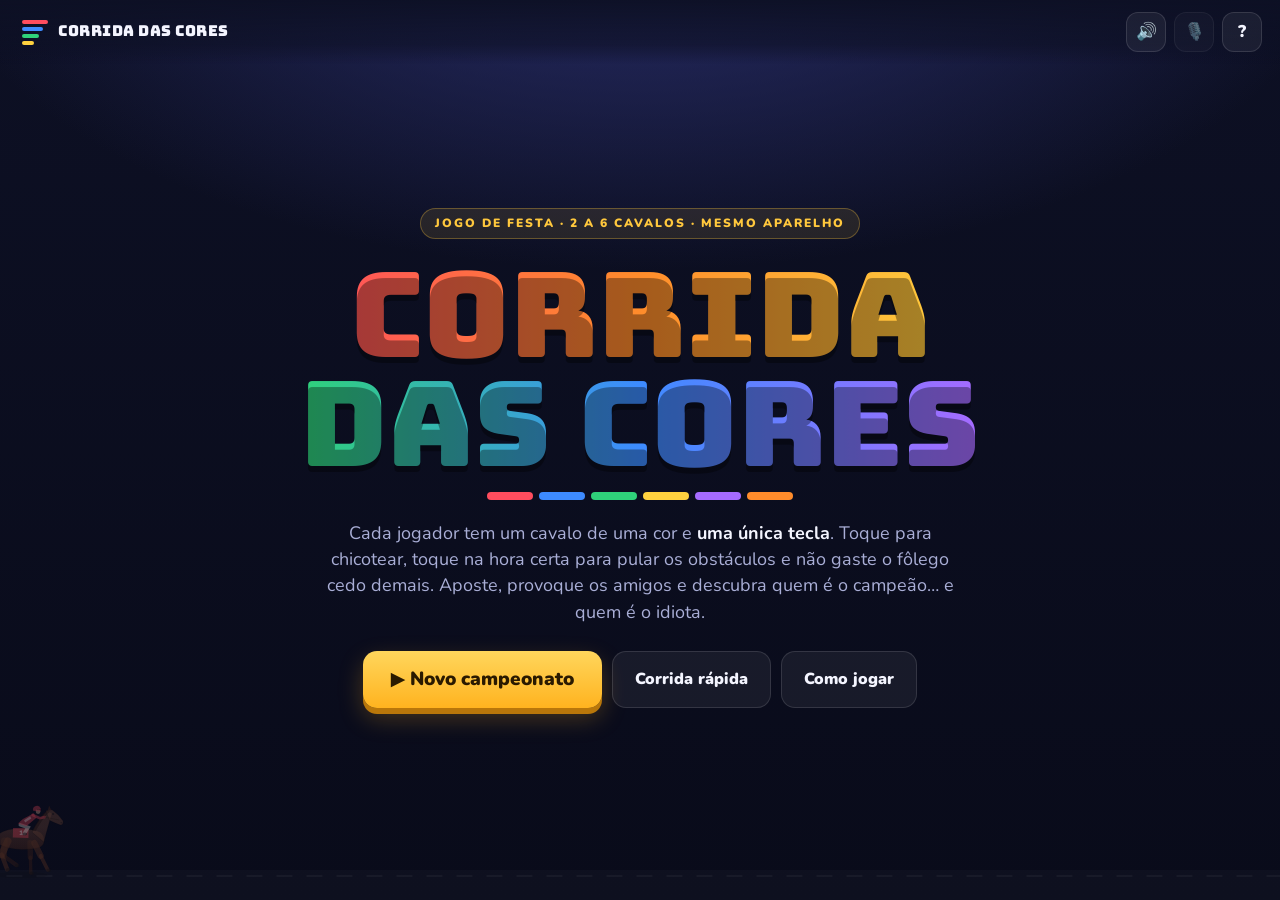
<file: index.html>
<!doctype html>
<html lang="pt-BR">
<head>
<meta charset="utf-8">
<meta name="viewport" content="width=device-width,initial-scale=1,viewport-fit=cover">
<meta name="theme-color" content="#0d1024">
<meta name="description" content="Corrida das Cores: corrida de cavalos para jogar com os amigos no mesmo aparelho. Chicoteie na hora certa, pule os obstáculos e aposte no seu cavalo.">
<title>Corrida das Cores</title>
<link rel="icon" href="data:image/svg+xml,%3Csvg xmlns='http://www.w3.org/2000/svg' viewBox='0 0 64 64'%3E%3Crect width='64' height='64' rx='14' fill='%230d1024'/%3E%3Crect x='8' y='14' width='48' height='8' rx='4' fill='%23ff4d5e'/%3E%3Crect x='8' y='26' width='40' height='8' rx='4' fill='%233d8bff'/%3E%3Crect x='8' y='38' width='30' height='8' rx='4' fill='%232fd27a'/%3E%3Crect x='8' y='50' width='20' height='6' rx='3' fill='%23ffd23f'/%3E%3C/svg%3E">
<link rel="preconnect" href="https://fonts.googleapis.com">
<link rel="preconnect" href="https://fonts.gstatic.com" crossorigin>
<link href="https://fonts.googleapis.com/css2?family=Bungee&family=Nunito:wght@500;700;800;900&display=swap" rel="stylesheet">
<link rel="stylesheet" href="style.css">
</head>
<body>
<canvas id="bg" aria-hidden="true"></canvas>

<div id="app">
  <!-- barra superior -->
  <header class="topbar">
    <button class="brand" id="home-btn" title="Voltar ao início"><span class="logo-stripes"><i></i><i></i><i></i><i></i></span><span>Corrida das Cores</span></button>
    <div class="top-actions">
      <span class="chip" id="round-chip" hidden></span>
      <button class="icon-btn" id="sound-btn" title="Som (M)" aria-label="Ligar ou desligar o som">🔊</button>
      <button class="icon-btn" id="voice-btn" title="Narrador por voz" aria-label="Ligar ou desligar o narrador por voz">🎙️</button>
      <button class="icon-btn" id="help-btn" title="Como jogar" aria-label="Como jogar">?</button>
    </div>
  </header>

  <!-- MENU -->
  <section class="screen" id="s-menu">
    <div class="hero">
      <div class="hero-tag">jogo de festa · 2 a 6 cavalos · mesmo aparelho</div>
      <h1 class="title"><span>Corrida</span><span>das Cores</span></h1>
      <div class="stripe big"><i></i><i></i><i></i><i></i><i></i><i></i></div>
      <p class="lead">Cada jogador tem um cavalo de uma cor e <b>uma única tecla</b>. Toque para chicotear, toque na hora certa para pular os obstáculos e não gaste o fôlego cedo demais. Aposte, provoque os amigos e descubra quem é o campeão… e quem é o idiota.</p>
      <div class="btn-row center">
        <button class="btn big" id="menu-play">▶ Novo campeonato</button>
        <button class="btn ghost" id="menu-quick">Corrida rápida</button>
        <button class="btn ghost" id="menu-how">Como jogar</button>
      </div>
      <div class="records" id="menu-records"></div>
    </div>
  </section>

  <!-- CONFIGURAÇÃO -->
  <section class="screen" id="s-setup" hidden>
    <div class="panel wide">
      <div class="panel-head">
        <h2>Monte o páreo</h2>
        <p>Escolha quem corre. Cada vaga pode ser um jogador, uma CPU ou ficar vazia (mínimo 2 cavalos).</p>
      </div>
      <div class="slots" id="slots"></div>

      <div class="opts">
        <div class="opt">
          <label>Modo</label>
          <div class="seg" id="opt-mode">
            <button data-v="bet" class="on">💰 Apostas<small>moedas, odds e prêmios</small></button>
            <button data-v="fun">🏆 Pontos<small>sem dinheiro, só glória</small></button>
          </div>
        </div>
        <div class="opt">
          <label>Controle</label>
          <div class="seg" id="opt-ctrl">
            <button data-v="skill" class="on">🎮 Interativo<small>chicote e saltos com a sua tecla</small></button>
            <button data-v="luck">🍀 Clássico<small>só torcida, pura sorte</small></button>
          </div>
        </div>
        <div class="opt">
          <label>Corridas no campeonato</label>
          <div class="seg small" id="opt-len">
            <button data-v="3">3</button><button data-v="5" class="on">5</button><button data-v="8">8</button><button data-v="12">12</button>
          </div>
        </div>
      </div>
      <div class="setup-err" id="setup-err" role="alert"></div>
      <div class="btn-row">
        <button class="btn big" id="setup-go">Começar ▶</button>
        <button class="btn ghost" id="setup-back">Voltar</button>
      </div>
    </div>
  </section>

  <!-- PRÉ-CORRIDA: sorteio + apostas -->
  <section class="screen" id="s-pre" hidden>
    <div class="panel wide">
      <div class="track-card" id="track-card"></div>
      <div class="field" id="field"></div>
      <div id="bet-area"></div>
      <div class="setup-err" id="bet-err" role="alert"></div>
      <div class="btn-row">
        <button class="btn big" id="pre-go">Para o portão ▶</button>
        <button class="btn ghost" id="pre-quit">Encerrar campeonato</button>
      </div>
    </div>
  </section>

  <!-- CORRIDA -->
  <section class="screen race" id="s-race" hidden>
    <div class="race-hud">
      <div class="hud-left"><b id="hud-track"></b><span id="hud-dist"></span></div>
      <div class="progress" id="progress"></div>
      <div class="hud-right"><span id="hud-clock">0,00 s</span></div>
    </div>
    <div class="race-wrap">
      <canvas id="race"></canvas>
      <div class="ticker" id="ticker"></div>
      <div class="big-msg" id="big-msg" hidden></div>
      <button class="skip-btn" id="skip-btn" hidden>Pular ⏭</button>
    </div>
    <div class="pads" id="pads"></div>
  </section>

  <!-- RESULTADO DA CORRIDA -->
  <section class="screen" id="s-result" hidden>
    <div class="panel wide">
      <div class="result-head" id="result-head"></div>
      <ol class="finish" id="finish"></ol>
      <div class="money" id="money"></div>
      <h3 class="sub-h">Classificação do campeonato</h3>
      <div class="standings" id="standings"></div>
      <div class="btn-row">
        <button class="btn big" id="res-next">Próxima corrida ▶</button>
        <button class="btn ghost" id="res-replay">Ver de novo</button>
        <button class="btn ghost" id="res-end">Encerrar</button>
      </div>
    </div>
  </section>

  <!-- FIM DE CAMPEONATO -->
  <section class="screen" id="s-final" hidden>
    <div class="panel wide">
      <div class="panel-head center">
        <div class="hero-tag">fim de campeonato</div>
        <h2 id="final-title"></h2>
        <p id="final-sub"></p>
      </div>
      <div class="podium" id="podium"></div>
      <div class="awards" id="awards"></div>
      <h3 class="sub-h">Estatísticas</h3>
      <div class="tscroll"><table class="table" id="stats-table"></table></div>
      <div class="btn-row center">
        <button class="btn big" id="final-again">Revanche (mesmos jogadores)</button>
        <button class="btn ghost" id="final-menu">Menu</button>
      </div>
    </div>
  </section>
</div>

<!-- COMO JOGAR -->
<div class="modal" id="how" hidden>
  <div class="modal-card">
    <button class="close" data-close aria-label="Fechar">×</button>
    <h2>Como jogar</h2>
    <div class="how-grid">
      <div><span class="how-ico">⌨️</span><h4>Uma tecla por jogador</h4><p>Cada jogador recebe uma tecla (A, L, V, P, Z ou M). No celular, cada cavalo ganha um botão grande na parte de baixo da tela. Dá para vários tocarem ao mesmo tempo.</p></div>
      <div><span class="how-ico">🏇</span><h4>Chicote</h4><p>Cada toque dá um arranque curto e gasta fôlego. Martelar a tecla não ajuda: o chicote só vale num ritmo. Com o fôlego zerado o cavalo cansa e fica lento.</p></div>
      <div><span class="how-ico">🚧</span><h4>Obstáculos</h4><p>Quando aparecer o aviso <b>PULE!</b> sobre o seu cavalo, toque. No ponto certo é salto perfeito, com arranque. Se não tocar, o cavalo pula mal e pode tropeçar.</p></div>
      <div><span class="how-ico">🟫</span><h4>Terreno</h4><p>Lama e areia funda seguram o cavalo, as setas de turbo empurram. Cada pista tem distância, clima e armadilhas próprias.</p></div>
      <div><span class="how-ico">🚦</span><h4>Largada</h4><p>Tocar antes do "JÁ!" queima a largada: o seu portão abre atrasado. Segure a ansiedade.</p></div>
      <div><span class="how-ico">💰</span><h4>Apostas</h4><p>Todos começam com $ 1.000. Antes de cada corrida, aposte em qualquer cavalo pelas odds da casa. O dono do cavalo também ganha prêmio por colocação. Quem terminar com mais moedas é o campeão.</p></div>
    </div>
    <p class="how-foot">O cavalo de cada um tem forma e gosto por terreno que mudam a cada corrida (aparecem antes da largada). No modo Clássico ninguém aperta nada: é só torcer.</p>
    <div class="btn-row center"><button class="btn" data-close>Entendi</button></div>
  </div>
</div>

<div class="modal" id="confirm" hidden>
  <div class="modal-card small">
    <h2 id="confirm-title">Tem certeza?</h2>
    <p id="confirm-text"></p>
    <div class="btn-row center"><button class="btn" id="confirm-yes">Sim</button><button class="btn ghost" data-close>Cancelar</button></div>
  </div>
</div>

<script src="game.js"></script>
</body>
</html>
</file>
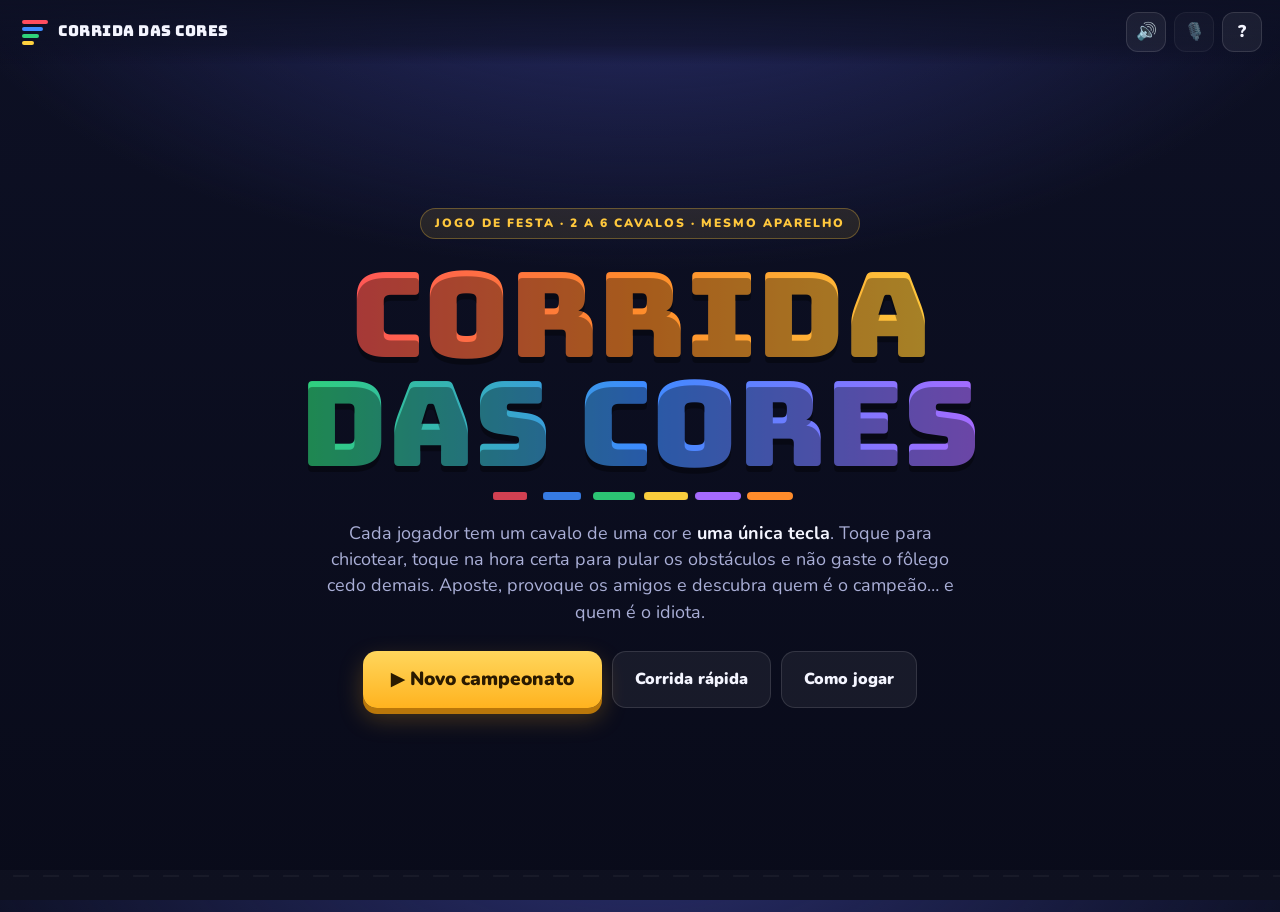
<file: Corrida_das_Cores.html>
<!doctype html>
<html lang="pt-BR"><head><meta charset="utf-8"><title>Corrida das Cores</title>
<meta http-equiv="refresh" content="0; url=./"><link rel="canonical" href="./"></head>
<body><p>O jogo mudou de endereço: <a href="./">abrir Corrida das Cores</a>.</p></body></html>
</file>
<file: style.css>
:root {
  --bg: #0d1024;
  --bg2: #151a3a;
  --card: rgba(22, 27, 60, .86);
  --card2: rgba(255, 255, 255, .06);
  --line: rgba(255, 255, 255, .12);
  --text: #f4f5ff;
  --muted: #a9aed6;
  --gold: #ffc83d;
  --good: #3ee08a;
  --bad: #ff5d6c;
  --red: #ff4d5e; --blue: #3d8bff; --green: #2fd27a; --yellow: #ffd23f; --purple: #a66bff; --orange: #ff8c2b;
  --r: 18px;
  --shadow: 0 18px 50px rgba(0, 0, 0, .45);
  --display: "Bungee", "Impact", system-ui, sans-serif;
  --body: "Nunito", system-ui, -apple-system, "Segoe UI", sans-serif;
  color-scheme: dark;
}
* { box-sizing: border-box; }
html, body { margin: 0; height: 100%; }
body {
  background: radial-gradient(1200px 600px at 50% -10%, #2a2f6e 0%, transparent 60%), linear-gradient(180deg, var(--bg) 0%, #090b1a 100%);
  background-color: var(--bg);
  color: var(--text);
  font-family: var(--body);
  font-size: 16px;
  line-height: 1.45;
  -webkit-font-smoothing: antialiased;
  overflow-x: hidden;
}
#bg { position: fixed; inset: 0; width: 100%; height: 100%; z-index: 0; opacity: .5; pointer-events: none; }
#app { position: relative; z-index: 1; min-height: 100%; display: flex; flex-direction: column; }
button { font: inherit; color: inherit; cursor: pointer; }
input, select { font: inherit; color: inherit; }
[hidden] { display: none !important; }

/* barra superior */
.topbar { display: flex; align-items: center; justify-content: space-between; gap: 12px; padding: 12px 18px; position: sticky; top: 0; z-index: 5; background: linear-gradient(180deg, rgba(13,16,36,.95), rgba(13,16,36,.6) 70%, transparent); }
.brand { display: flex; align-items: center; gap: 10px; background: none; border: 0; padding: 4px; font-family: var(--display); font-size: 15px; letter-spacing: .5px; }
.logo-stripes { display: grid; gap: 3px; width: 26px; }
.logo-stripes i { height: 4px; border-radius: 3px; display: block; }
.logo-stripes i:nth-child(1) { background: var(--red); width: 100%; }
.logo-stripes i:nth-child(2) { background: var(--blue); width: 82%; }
.logo-stripes i:nth-child(3) { background: var(--green); width: 64%; }
.logo-stripes i:nth-child(4) { background: var(--yellow); width: 46%; }
.top-actions { display: flex; align-items: center; gap: 8px; }
.icon-btn { width: 40px; height: 40px; border-radius: 12px; border: 1px solid var(--line); background: var(--card2); font-size: 17px; font-weight: 900; display: grid; place-items: center; transition: background .15s, transform .15s; }
.icon-btn:hover { background: rgba(255,255,255,.12); }
.icon-btn.off { opacity: .45; }
.chip { padding: 6px 12px; border-radius: 999px; background: var(--card2); border: 1px solid var(--line); font-weight: 800; font-size: 13px; color: var(--muted); white-space: nowrap; }

.screen { flex: 1; display: flex; flex-direction: column; align-items: center; padding: 10px 16px 40px; animation: rise .35s ease; }
@keyframes rise { from { opacity: 0; transform: translateY(12px); } to { opacity: 1; transform: none; } }

/* menu */
.hero { max-width: 820px; text-align: center; margin: auto; padding: 30px 0 20px; }
.hero-tag { display: inline-block; font-weight: 900; text-transform: uppercase; font-size: 12px; letter-spacing: 2px; color: var(--gold); background: rgba(255,200,61,.1); border: 1px solid rgba(255,200,61,.3); padding: 6px 14px; border-radius: 999px; }
.title { font-family: var(--display); font-weight: 400; line-height: .92; margin: 22px 0 14px; font-size: clamp(54px, 12vw, 118px); display: flex; flex-direction: column; text-shadow: 0 6px 0 rgba(0,0,0,.35); }
.title span:first-child { background: linear-gradient(90deg, var(--red), var(--orange), var(--yellow)); -webkit-background-clip: text; background-clip: text; color: transparent; }
.title span:last-child { background: linear-gradient(90deg, var(--green), var(--blue), var(--purple)); -webkit-background-clip: text; background-clip: text; color: transparent; }
.stripe { display: flex; gap: 6px; justify-content: center; margin-bottom: 20px; }
.stripe i { width: 46px; height: 8px; border-radius: 6px; display: block; animation: pulse 1.6s ease-in-out infinite; }
.stripe i:nth-child(1) { background: var(--red); }
.stripe i:nth-child(2) { background: var(--blue); animation-delay: .1s; }
.stripe i:nth-child(3) { background: var(--green); animation-delay: .2s; }
.stripe i:nth-child(4) { background: var(--yellow); animation-delay: .3s; }
.stripe i:nth-child(5) { background: var(--purple); animation-delay: .4s; }
.stripe i:nth-child(6) { background: var(--orange); animation-delay: .5s; }
@keyframes pulse { 50% { transform: scaleX(.6); opacity: .7; } }
.lead { font-size: 18px; color: var(--muted); max-width: 640px; margin: 0 auto 26px; }
.lead b { color: var(--text); }
.records { margin-top: 28px; display: flex; flex-wrap: wrap; gap: 8px; justify-content: center; }
.records .rec { font-size: 13px; padding: 6px 12px; border-radius: 10px; background: var(--card2); border: 1px solid var(--line); color: var(--muted); }
.records .rec b { color: var(--text); }

/* botões */
.btn-row { display: flex; flex-wrap: wrap; gap: 10px; margin-top: 22px; }
.btn-row.center { justify-content: center; }
.btn { border: 0; border-radius: 14px; padding: 12px 22px; font-weight: 900; font-size: 16px; background: linear-gradient(180deg, #ffd65c, #ffb31f); color: #2a1a00; box-shadow: 0 6px 0 #b9770a, 0 10px 24px rgba(255,179,31,.25); transition: transform .1s, box-shadow .1s, filter .15s; }
.btn:hover { filter: brightness(1.05); }
.btn:active { transform: translateY(4px); box-shadow: 0 2px 0 #b9770a; }
.btn:disabled { filter: grayscale(1) brightness(.7); cursor: not-allowed; transform: none; }
.btn.big { font-size: 19px; padding: 15px 28px; }
.btn.ghost { background: var(--card2); color: var(--text); border: 1px solid var(--line); box-shadow: none; }
.btn.ghost:hover { background: rgba(255,255,255,.12); }
.btn:focus-visible, .icon-btn:focus-visible, .seg button:focus-visible, .slot-type button:focus-visible { outline: 3px solid var(--gold); outline-offset: 2px; }

/* painéis */
.panel { width: 100%; max-width: 760px; background: var(--card); border: 1px solid var(--line); border-radius: 24px; padding: 26px; box-shadow: var(--shadow); backdrop-filter: blur(10px); }
.panel.wide { max-width: 980px; }
.panel-head h2, .panel h2 { font-family: var(--display); font-weight: 400; font-size: 28px; margin: 0 0 6px; }
.panel-head p { color: var(--muted); margin: 0 0 18px; }
.panel-head.center { text-align: center; }
.panel-head.center h2 { font-size: clamp(28px, 6vw, 44px); margin-top: 12px; }
.sub-h { font-family: var(--display); font-weight: 400; font-size: 18px; margin: 26px 0 10px; color: var(--muted); }

/* vagas */
.slots { display: grid; grid-template-columns: repeat(auto-fill, minmax(280px, 1fr)); gap: 12px; }
.slot { --c: #888; border-radius: 16px; padding: 14px; background: linear-gradient(135deg, color-mix(in srgb, var(--c) 22%, transparent), rgba(255,255,255,.03)); border: 2px solid color-mix(in srgb, var(--c) 55%, transparent); display: grid; gap: 10px; transition: opacity .2s; }
.slot.closed { opacity: .45; border-style: dashed; }
.slot-top { display: flex; align-items: center; gap: 10px; }
.slot-dot { width: 34px; height: 34px; border-radius: 10px; background: var(--c); display: grid; place-items: center; font-family: var(--display); color: rgba(0,0,0,.65); font-size: 15px; flex: none; box-shadow: inset 0 -3px 0 rgba(0,0,0,.25); }
.slot-name { flex: 1; min-width: 0; background: rgba(0,0,0,.25); border: 1px solid var(--line); border-radius: 10px; padding: 8px 10px; font-weight: 800; }
.slot-name:disabled { opacity: .6; }
.slot-type { display: flex; gap: 4px; background: rgba(0,0,0,.25); padding: 4px; border-radius: 12px; }
.slot-type button { flex: 1; border: 0; background: none; padding: 7px 4px; border-radius: 9px; font-weight: 800; font-size: 13px; color: var(--muted); }
.slot-type button.on { background: var(--c); color: #111; }
.slot-meta { display: flex; justify-content: space-between; align-items: center; gap: 8px; font-size: 13px; color: var(--muted); min-height: 28px; }
.key { display: inline-grid; place-items: center; min-width: 28px; height: 28px; padding: 0 6px; border-radius: 7px; background: #fff; color: #111; font-weight: 900; box-shadow: 0 3px 0 #9aa0c4; font-size: 14px; }
.diff { display: flex; gap: 4px; }
.diff button { border: 1px solid var(--line); background: none; border-radius: 8px; padding: 3px 8px; font-size: 12px; font-weight: 800; color: var(--muted); }
.diff button.on { background: rgba(255,255,255,.18); color: var(--text); }

.opts { display: grid; grid-template-columns: repeat(auto-fit, minmax(260px, 1fr)); gap: 16px; margin-top: 22px; }
.opt label { display: block; font-weight: 900; font-size: 12px; text-transform: uppercase; letter-spacing: 1.5px; color: var(--muted); margin-bottom: 8px; }
.seg { display: flex; gap: 6px; background: rgba(0,0,0,.25); padding: 5px; border-radius: 14px; }
.seg button { flex: 1; border: 0; background: none; border-radius: 10px; padding: 10px 8px; font-weight: 900; color: var(--muted); display: flex; flex-direction: column; align-items: center; gap: 2px; line-height: 1.2; }
.seg button small { font-weight: 700; font-size: 11px; opacity: .8; }
.seg button.on { background: rgba(255,255,255,.14); color: var(--text); box-shadow: inset 0 0 0 2px var(--gold); }
.seg.small button { padding: 10px 4px; font-size: 18px; }
.setup-err { color: var(--bad); font-weight: 800; min-height: 1.4em; margin-top: 10px; }

/* pré-corrida */
.track-card { --g: #2f5b35; border-radius: 18px; overflow: hidden; position: relative; padding: 20px 22px; background: var(--g); min-height: 150px; display: flex; flex-direction: column; justify-content: flex-end; }
.track-card canvas { position: absolute; inset: 0; width: 100%; height: 100%; }
.track-card .tc-body { position: relative; text-shadow: 0 2px 10px rgba(0,0,0,.6); }
.track-card .tc-round { font-weight: 900; font-size: 12px; letter-spacing: 2px; text-transform: uppercase; color: var(--gold); }
.track-card h2 { font-size: clamp(26px, 5vw, 40px); margin: 4px 0; }
.track-card .tc-tags { display: flex; flex-wrap: wrap; gap: 6px; margin-top: 8px; }
.track-card .tc-tags span { background: rgba(0,0,0,.45); padding: 4px 10px; border-radius: 999px; font-size: 13px; font-weight: 800; }
.track-card.spinning h2 { animation: flick .09s steps(2) infinite; }
@keyframes flick { 50% { opacity: .5; } }

.field { display: grid; gap: 8px; margin-top: 16px; }
.runner { --c: #888; display: grid; grid-template-columns: 44px minmax(0, 1fr) auto; gap: 12px; align-items: center; padding: 10px 14px; border-radius: 14px; background: linear-gradient(90deg, color-mix(in srgb, var(--c) 25%, transparent), rgba(255,255,255,.03) 60%); border-left: 6px solid var(--c); }
.runner .gate { font-family: var(--display); font-size: 20px; text-align: center; color: var(--c); }
.runner .who b { display: block; font-size: 17px; }
.runner .who small { color: var(--muted); font-weight: 700; }
.runner .form { display: flex; gap: 6px; flex-wrap: wrap; justify-content: flex-end; }
.tag { font-size: 12px; font-weight: 900; padding: 4px 9px; border-radius: 8px; background: rgba(0,0,0,.3); white-space: nowrap; }
.tag.up { color: var(--good); }
.tag.down { color: var(--bad); }
.tag.odd { background: var(--gold); color: #2a1a00; }

.bets { display: grid; grid-template-columns: repeat(auto-fill, minmax(290px, 1fr)); gap: 12px; margin-top: 18px; }
.bet { --c: #888; border-radius: 16px; padding: 14px; background: rgba(0,0,0,.22); border: 1px solid var(--line); border-top: 4px solid var(--c); }
.bet-h { display: flex; justify-content: space-between; align-items: baseline; gap: 8px; margin-bottom: 10px; }
.bet-h b { font-size: 17px; }
.bet-h span { color: var(--gold); font-weight: 900; }
.bet-pick { display: flex; flex-wrap: wrap; gap: 6px; margin-bottom: 10px; }
.bet-pick button { --c: #888; width: 40px; height: 40px; border-radius: 10px; border: 3px solid transparent; background: var(--c); font-family: var(--display); color: rgba(0,0,0,.6); font-size: 14px; position: relative; }
.bet-pick button.on { border-color: #fff; transform: scale(1.08); box-shadow: 0 0 0 3px rgba(255,255,255,.25); }
.bet-amt { display: flex; gap: 6px; align-items: center; flex-wrap: wrap; }
.bet-amt input { width: 110px; background: rgba(0,0,0,.35); border: 1px solid var(--line); border-radius: 10px; padding: 8px 10px; font-weight: 900; }
.bet-amt input[aria-invalid="true"] { border-color: var(--bad); }
.bet-amt button { border: 1px solid var(--line); background: var(--card2); border-radius: 9px; padding: 8px 10px; font-weight: 800; font-size: 13px; }
.bet-ret { font-size: 13px; color: var(--muted); margin-top: 8px; font-weight: 700; }
.bet-ret b { color: var(--good); }
.prize-note { margin-top: 14px; font-size: 13px; color: var(--muted); }

/* corrida */
.screen.race { padding: 0 0 10px; align-items: stretch; }
.race-hud { display: grid; grid-template-columns: auto 1fr auto; gap: 16px; align-items: center; padding: 8px 18px; }
.hud-left b { font-family: var(--display); font-weight: 400; font-size: 17px; margin-right: 8px; }
.hud-left span { color: var(--muted); font-weight: 800; font-size: 14px; }
.hud-right span { font-family: var(--display); font-size: 20px; font-variant-numeric: tabular-nums; }
.progress { position: relative; height: 22px; background: rgba(255,255,255,.08); border-radius: 999px; }
.progress .flag { position: absolute; right: 6px; top: 50%; transform: translateY(-50%); font-size: 14px; }
.progress .pdot { --c: #888; position: absolute; top: 50%; width: 16px; height: 16px; border-radius: 50%; background: var(--c); border: 2px solid #fff; transform: translate(-50%, -50%); transition: left .1s linear; box-shadow: 0 2px 6px rgba(0,0,0,.5); }
.progress .hmark { position: absolute; top: 3px; bottom: 3px; width: 3px; background: rgba(255,255,255,.4); border-radius: 2px; }
.race-wrap { position: relative; flex: 1; min-height: 300px; margin: 0 10px; border-radius: 20px; overflow: hidden; box-shadow: var(--shadow); background: #000; }
#race { display: block; width: 100%; height: 100%; position: absolute; inset: 0; }
.ticker { position: absolute; left: 50%; top: 14px; transform: translateX(-50%); display: flex; flex-direction: column; align-items: center; gap: 6px; pointer-events: none; width: 92%; }
.ticker div { background: rgba(10,12,30,.78); border: 1px solid var(--line); padding: 6px 14px; border-radius: 999px; font-weight: 900; font-size: 15px; animation: tick 3.2s ease forwards; text-align: center; }
@keyframes tick { 0% { opacity: 0; transform: translateY(-8px); } 8% { opacity: 1; transform: none; } 85% { opacity: 1; } 100% { opacity: 0; } }
.big-msg { position: absolute; inset: 0; display: grid; place-items: center; font-family: var(--display); font-size: clamp(60px, 14vw, 160px); color: #fff; text-shadow: 0 8px 0 rgba(0,0,0,.35), 0 0 40px rgba(255,200,61,.6); pointer-events: none; }
.big-msg span { animation: boom .9s ease forwards; }
.big-msg.small { font-size: clamp(30px, 6vw, 64px); }
@keyframes boom { 0% { transform: scale(2.2); opacity: 0; } 25% { transform: scale(1); opacity: 1; } 80% { opacity: 1; } 100% { opacity: 0; transform: scale(.9); } }
.skip-btn { position: absolute; right: 12px; bottom: 12px; border: 1px solid var(--line); background: rgba(10,12,30,.7); border-radius: 10px; padding: 6px 12px; font-weight: 800; }
.pads { display: flex; gap: 8px; padding: 10px 10px 0; touch-action: none; user-select: none; -webkit-user-select: none; }
.pad { --c: #888; flex: 1; min-height: 76px; border-radius: 18px; border: 0; background: var(--c); color: rgba(0,0,0,.72); display: flex; flex-direction: column; align-items: center; justify-content: center; gap: 4px; position: relative; overflow: hidden; box-shadow: inset 0 -6px 0 rgba(0,0,0,.25); touch-action: none; -webkit-tap-highlight-color: transparent; }
.pad b { font-size: 15px; font-weight: 900; line-height: 1; max-width: 95%; overflow: hidden; text-overflow: ellipsis; white-space: nowrap; }
.pad .key { box-shadow: none; background: rgba(255,255,255,.85); }
.pad .stam { position: absolute; left: 10px; right: 10px; bottom: 7px; height: 6px; border-radius: 4px; background: rgba(0,0,0,.3); overflow: hidden; }
.pad .stam i { display: block; height: 100%; background: #fff; border-radius: 4px; transition: width .08s linear; }
.pad.hit { transform: translateY(3px); box-shadow: inset 0 -2px 0 rgba(0,0,0,.25); filter: brightness(1.15); }
.pad.tired .stam i { background: var(--bad); }
.pad.cpu { opacity: .55; pointer-events: none; }

/* resultado */
.result-head { text-align: center; margin-bottom: 14px; }
.result-head .rh-tag { font-weight: 900; color: var(--gold); letter-spacing: 2px; text-transform: uppercase; font-size: 12px; }
.result-head h2 { font-size: clamp(26px, 5vw, 40px); margin: 6px 0 2px; }
.result-head p { color: var(--muted); margin: 0; }
.finish { list-style: none; padding: 0; margin: 0; display: grid; gap: 8px; }
.finish li { --c: #888; display: grid; grid-template-columns: 52px 14px minmax(0, 1fr) auto; gap: 12px; align-items: center; padding: 10px 14px; border-radius: 14px; background: rgba(0,0,0,.22); animation: rise .4s ease backwards; }
.finish li .pos { font-family: var(--display); font-size: 24px; text-align: center; }
.finish li:nth-child(1) .pos { color: var(--gold); }
.finish li .sw { width: 14px; height: 38px; border-radius: 5px; background: var(--c); }
.finish li .nm b { display: block; }
.finish li .nm small { color: var(--muted); font-weight: 700; }
.finish li .tm { text-align: right; font-weight: 900; font-variant-numeric: tabular-nums; }
.finish li .tm small { display: block; color: var(--muted); font-weight: 700; }
.money { display: grid; gap: 6px; margin-top: 16px; }
.money .mrow { display: flex; justify-content: space-between; gap: 10px; padding: 9px 14px; border-radius: 12px; background: var(--card2); font-weight: 800; font-size: 15px; flex-wrap: wrap; }
.money .mrow small { color: var(--muted); font-weight: 700; }
.up { color: var(--good); }
.down { color: var(--bad); }
.standings { display: grid; gap: 6px; }
.stand { --c: #888; display: grid; grid-template-columns: 34px minmax(0, 1fr) auto; gap: 10px; align-items: center; padding: 8px 12px; border-radius: 12px; background: rgba(0,0,0,.18); position: relative; overflow: hidden; }
.stand .bar { position: absolute; left: 0; top: 0; bottom: 0; background: color-mix(in srgb, var(--c) 28%, transparent); transition: width .8s ease; z-index: 0; }
.stand > * { position: relative; z-index: 1; }
.stand .p { font-family: var(--display); text-align: center; }
.stand .v { font-weight: 900; font-variant-numeric: tabular-nums; }

/* final */
.podium { display: flex; justify-content: center; align-items: flex-end; gap: 12px; margin: 10px 0 20px; min-height: 230px; }
.pod { --c: #888; width: 150px; display: flex; flex-direction: column; align-items: center; gap: 8px; animation: rise .6s ease backwards; }
.pod .ava { width: 64px; height: 64px; border-radius: 50%; background: var(--c); display: grid; place-items: center; font-size: 30px; box-shadow: 0 0 0 4px rgba(255,255,255,.2); }
.pod b { text-align: center; line-height: 1.15; }
.pod small { color: var(--muted); font-weight: 800; }
.pod .step { width: 100%; border-radius: 14px 14px 4px 4px; background: linear-gradient(180deg, color-mix(in srgb, var(--c) 70%, #fff), var(--c)); display: grid; place-items: center; font-family: var(--display); font-size: 34px; color: rgba(0,0,0,.55); }
.awards { display: grid; grid-template-columns: repeat(auto-fill, minmax(210px, 1fr)); gap: 10px; }
.award { --c: #888; padding: 14px; border-radius: 16px; background: rgba(0,0,0,.22); border: 1px solid var(--line); display: grid; gap: 4px; }
.award .ai { font-size: 28px; }
.award h4 { margin: 0; font-size: 13px; text-transform: uppercase; letter-spacing: 1.5px; color: var(--muted); }
.award b { color: var(--c); font-size: 18px; }
.award small { color: var(--muted); font-weight: 700; }
.award.idiot { border-color: rgba(255,93,108,.5); background: rgba(255,93,108,.08); }
.tscroll { overflow-x: auto; }
.table { width: 100%; border-collapse: collapse; font-size: 14px; min-width: 560px; }
.table th, .table td { padding: 8px 10px; text-align: center; border-bottom: 1px solid var(--line); }
.table th { color: var(--muted); font-size: 12px; text-transform: uppercase; letter-spacing: 1px; }
.table td:first-child, .table th:first-child { text-align: left; }
.pl { --c: #888; display: inline-flex; align-items: center; gap: 8px; font-weight: 800; }
.pl i { width: 12px; height: 12px; border-radius: 4px; background: var(--c); }

/* modal */
.modal { position: fixed; inset: 0; z-index: 20; background: rgba(5,6,16,.7); backdrop-filter: blur(6px); display: grid; place-items: center; padding: 16px; animation: fade .2s ease; }
@keyframes fade { from { opacity: 0; } }
.modal-card { position: relative; width: 100%; max-width: 860px; max-height: calc(100vh - 32px); overflow: auto; background: var(--bg2); border: 1px solid var(--line); border-radius: 24px; padding: 26px; box-shadow: var(--shadow); }
.modal-card.small { max-width: 440px; text-align: center; }
.modal-card h2 { font-family: var(--display); font-weight: 400; margin: 0 0 16px; }
.close { position: absolute; top: 12px; right: 14px; border: 0; background: none; font-size: 28px; color: var(--muted); }
.how-grid { display: grid; grid-template-columns: repeat(auto-fill, minmax(240px, 1fr)); gap: 12px; }
.how-grid > div { background: rgba(255,255,255,.04); border: 1px solid var(--line); border-radius: 16px; padding: 14px; }
.how-grid h4 { margin: 6px 0 4px; }
.how-grid p { margin: 0; color: var(--muted); font-size: 14px; }
.how-ico { font-size: 26px; }
.how-foot { color: var(--muted); font-size: 14px; }

@media (max-width: 640px) {
  .topbar { padding: 10px 12px; }
  .brand span:last-child { display: none; }
  .panel { padding: 18px 16px; border-radius: 20px; }
  .race-hud { grid-template-columns: 1fr auto; gap: 8px; padding: 6px 12px; }
  .progress { grid-column: 1 / -1; grid-row: 2; }
  .hud-left span { display: none; }
  .race-wrap { margin: 0 6px; border-radius: 14px; min-height: 240px; }
  .pads { padding: 8px 6px 0; gap: 6px; flex-wrap: wrap; }
  .pad { min-height: 84px; flex: 1 1 30%; }
  .runner { grid-template-columns: 34px minmax(0, 1fr); }
  .runner .form { grid-column: 1 / -1; justify-content: flex-start; }
  .finish li { grid-template-columns: 38px 10px minmax(0, 1fr) auto; gap: 8px; padding: 9px 10px; }
  .pod { width: 30%; }
  .pod .ava { width: 48px; height: 48px; font-size: 22px; }
  .lead { font-size: 16px; }
  .btn.big { font-size: 17px; padding: 14px 20px; }
}
@media (prefers-reduced-motion: reduce) {
  *, *::before, *::after { animation-duration: .01ms !important; animation-iteration-count: 1 !important; }
}
</file>
